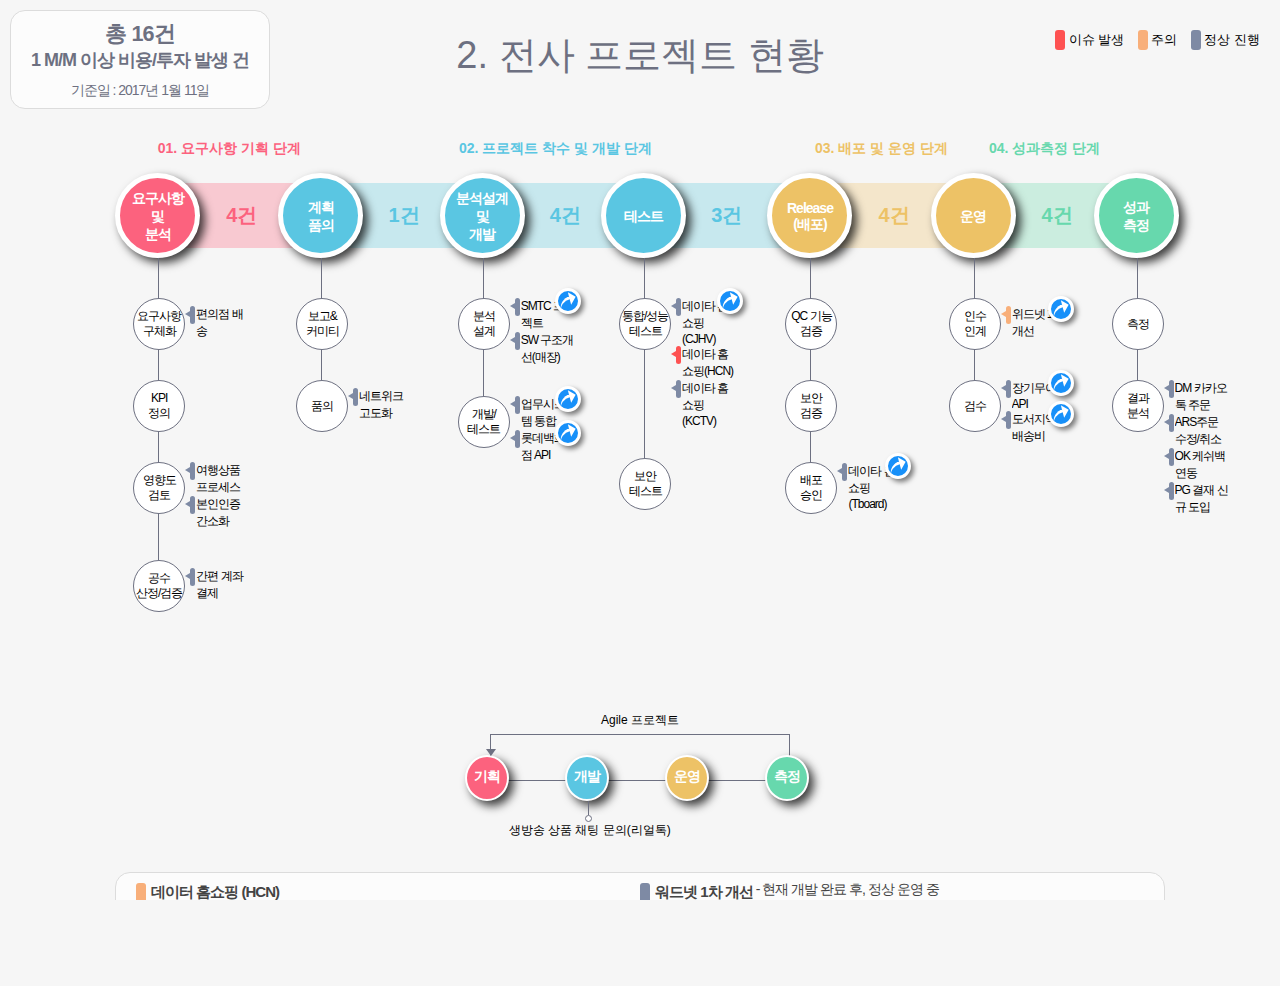
<file: dashBoard_pjt.html>
<!DOCTYPE html PUBLIC "-//W3C//DTD XHTML 1.0 Transitional//EN" "http://www.w3.org/TR/xhtml1/DTD/xhtml1-transitional.dtd">
<html xmlns="http://www.w3.org/1999/xhtml">
<head>
<meta http-equiv="X-UA-Compatible" content="IE=9" /> 
<meta http-equiv="Content-Type" content="text/html; charset=utf-8" />

<title>대시보드 &gt; 2. 전사 프로젝트 현황</title>
<link rel="stylesheet" href="css/style.css" type="text/css" />
</head>

<body>

<div class="header-wrap">
	<h1 class="page-title">2. 전사 프로젝트 현황</h1>
	<div class="sum-pjt-wrap">
		<dl>
			<dt>총 16건</dt>
			<dd>1 M/M 이상 비용/투자 발생 건</dd>
		</dl>
		<p class="sum-pjt-date">기준일 : 2017년 1월 11일</p>
	</div>
	<div class="pjt-tag-exam-wrap">
		<p class="pjt-tag-label"><i class="legend-issue"><em>이슈</em></i> <span>이슈 발생</span></p>
		<p class="pjt-tag-label"><i class="legend-atten"><em>주의</em></i> <span>주의</span></p>
		<p class="pjt-tag-label"><i class="legend-normal"><em>정상</em></i> <span>정상 진행</span></p>
	</div>
</div>

<!-- 전사 프로젝트 현황 wrap -->
<div class="content-wrap">
	<!-- 차트 단계 구분 -->
	<div class="waterfall-wrap pjt-group-step1">
		<div class="waterfall-step-summary">01. 요구사항 기획 단계</div>
		<div class="waterfall-step-divide">
			<dl class="waterfall-step-header">
				<dt><div class="table-cell">요구사항<br />및<br />분석</div></dt>
				<dd><div class="table-cell">4건</div></dd>
			</dl>
			
			<!-- task 단위 -->
			<div class="task-wrap">
				<div class="task-info"><div class="table-cell">요구사항<br />구체화</div></div>
				<div class="task-description-list">
					<ul>
						<li><i class="legend-normal"><em>정상</em></i> <span class="pjt-info">편의점 배송</span><!-- <a href="#" class="open-link" title="새창으로 상세보기"><i></i></a> --></li> <!-- 프로젝트1개 -->
					</ul>
				</div>
			</div>

			<!-- task 단위 -->
			<div class="task-wrap">
				<div class="task-info"><div class="table-cell">KPI<br />정의</div></div>
				<div class="task-description-list">
					<ul>
						<!-- <li><i class="legend-normal"><em>정상</em></i> <span class="pjt-info">편의점 배송</span><a href="#" class="open-link" title="새창으로 상세보기"><i></i></a></li> -->
					</ul>
				</div>
			</div>

			<!-- task 단위 -->
			<div class="task-wrap">
				<div class="task-info"><div class="table-cell">영향도<br />검토</div></div>
				<div class="task-description-list">
					<ul>
						<li><i class="legend-normal"><em>정상</em></i> <span class="pjt-info">여행상품 프로세스</span><!-- <a href="#" class="open-link" title="새창으로 상세보기"><i></i></a> --></li>
						<li><i class="legend-normal"><em>정상</em></i> <span class="pjt-info">본인인증 간소화</span><!-- <a href="#" class="open-link" title="새창으로 상세보기"><i></i></a> --></li>
					</ul>
				</div>
			</div>

			<!-- task 단위 -->
			<div class="task-wrap">
				<div class="task-info"><div class="table-cell">공수<br />산정/검증</div></div>
				<div class="task-description-list">
					<ul>
						<li><i class="legend-normal"><em>정상</em></i> <span class="pjt-info">간편 계좌결제</span><!-- <a href="#" class="open-link" title="새창으로 상세보기"><i></i></a> --></li>
					</ul>
				</div>
			</div>

		</div>
	</div>

	<!-- 차트 단계 구분 -->
	<div class="waterfall-wrap pjt-group-step2">
		<div class="waterfall-step-summary">02. 프로젝트 착수 및 개발 단계</div>
		<div class="waterfall-step-divide">
			<dl class="waterfall-step-header">
				<dt><div class="table-cell">계획<br />품의</div></dt>
				<dd><div class="table-cell">1건</div></dd>
			</dl>
			
			<!-- task 단위 -->
			<div class="task-wrap">
				<div class="task-info"><div class="table-cell">보고&amp; <br />커미티</div></div>
				<div class="task-description-list">
					<ul>
						<!-- <li><i class="legend-normal"><em>정상</em></i> <span class="pjt-info">편의점 배송</span><a href="#" class="open-link" title="새창으로 상세보기"><i></i></a></li> --> <!-- 프로젝트1개 -->
					</ul>
				</div>
			</div>

			<!-- task 단위 -->
			<div class="task-wrap">
				<div class="task-info"><div class="table-cell">품의</div></div>
				<div class="task-description-list">
					<ul>
						<li><i class="legend-normal"><em>정상</em></i> <span class="pjt-info">네트위크 고도화</span><!-- <a href="#" class="open-link" title="새창으로 상세보기"><i></i></a> --></li>
					</ul>
				</div>
			</div>

		</div>

		<div class="waterfall-step-divide">
			<dl class="waterfall-step-header">
				<dt><div class="table-cell">분석설계<br />및<br />개발</div></dt>
				<dd><div class="table-cell">4건</div></dd>
			</dl>
			
			<!-- task 단위 -->
			<div class="task-wrap">
				<div class="task-info"><div class="table-cell">분석<br />설계</div></div>
				<div class="task-description-list">
					<ul>
						<li><i class="legend-normal"><em>정상</em></i> <span class="pjt-info">SMTC 프로젝트</span><a href="#" class="open-link" title="새창으로 상세보기"><i></i></a></li> <!-- 프로젝트1개 -->
						<li><i class="legend-normal"><em>정상</em></i> <span class="pjt-info">SW 구조개선(매장)</span><!-- <a href="#" class="open-link" title="새창으로 상세보기"><i></i></a> --></li> <!-- 프로젝트1개 -->
					</ul>
				</div>
			</div>

			<!-- task 단위 -->
			<div class="task-wrap">
				<div class="task-info"><div class="table-cell">개발/<br />테스트</div></div>
				<div class="task-description-list">
					<ul>
						<li><i class="legend-normal"><em>정상</em></i> <span class="pjt-info">업무시스템 통합</span><a href="#" class="open-link" title="새창으로 상세보기"><i></i></a></li>
						<li><i class="legend-normal"><em>정상</em></i> <span class="pjt-info">롯데백화점 API</span><a href="#" class="open-link" title="새창으로 상세보기"><i></i></a></li>
					</ul>
				</div>
			</div>

		</div>		

		<div class="waterfall-step-divide">
			<dl class="waterfall-step-header">
				<dt><div class="table-cell">테스트</div></dt>
				<dd><div class="table-cell">3건</div></dd>
			</dl>
			
			<!-- task 단위 -->
			<div class="task-wrap">
				<div class="task-info"><div class="table-cell">통합/성능<br />테스트</div></div>
				<div class="task-description-list">
					<ul>
						<li><i class="legend-normal"><em>정상</em></i> <span class="pjt-info">데이타 홈쇼핑(CJHV)</span><a href="#" class="open-link" title="새창으로 상세보기"><i></i></a></li> <!-- 프로젝트1개 -->
						<li><i class="legend-issue"><em>이슈발생</em></i> <span class="pjt-info">데이타 홈쇼핑(HCN)</span><!-- <a href="#" class="open-link" title="새창으로 상세보기"><i></i></a> --></li> <!-- 프로젝트1개 -->
						<li><i class="legend-normal"><em>정상</em></i> <span class="pjt-info">데이타 홈쇼핑(KCTV)</span><!-- <a href="#" class="open-link" title="새창으로 상세보기"><i></i></a> --></li> <!-- 프로젝트1개 -->
					</ul>
				</div>
			</div>

			<!-- task 단위 -->
			<div class="task-wrap">
				<div class="task-info"><div class="table-cell">보안<br />테스트</div></div>
				<div class="task-description-list">
					<ul>
						<!-- <li><i class="legend-normal"><em>정상</em></i> <span class="pjt-info">편의점 배송</span><a href="#" class="open-link" title="새창으로 상세보기"><i></i></a></li> -->
					</ul>
				</div>
			</div>

		</div>				
	</div>	

	<!-- 차트 단계 구분 -->
	<div class="waterfall-wrap pjt-group-step3">
		<div class="waterfall-step-summary">03. 배포 및 운영 단계</div>
		<div class="waterfall-step-divide">
			<dl class="waterfall-step-header">
				<dt><div class="table-cell">Release<br />(배포)</div></dt>
				<dd><div class="table-cell">4건</div></dd>
			</dl>
			
			<!-- task 단위 -->
			<div class="task-wrap">
				<div class="task-info"><div class="table-cell">QC 기능<br />검증</div></div>
				<div class="task-description-list">
					<ul>
						<!-- <li><i class="legend-normal"><em>정상</em></i> <span class="pjt-info">편의점 배송</span><a href="#" class="open-link" title="새창으로 상세보기"><i></i></a></li> --> <!-- 프로젝트1개 -->
					</ul>
				</div>
			</div>

			<!-- task 단위 -->
			<div class="task-wrap">
				<div class="task-info"><div class="table-cell"> 보안<br />검증</div></div>
				<div class="task-description-list">
					<ul>
						<!-- <li><i class="legend-normal"><em>정상</em></i> <span class="pjt-info">데이타 홈쇼핑(Tboard)</span><a href="#" class="open-link" title="새창으로 상세보기"><i></i></a></li>  --><!-- 프로젝트1개 -->
					</ul>
				</div>
			</div>

			<!-- task 단위 -->
			<div class="task-wrap">
				<div class="task-info"><div class="table-cell"> 배포<br />승인</div></div>
				<div class="task-description-list">
					<ul>
						<li><i class="legend-normal"><em>정상</em></i> <span class="pjt-info">데이타 홈쇼핑(Tboard)</span><a href="#" class="open-link" title="새창으로 상세보기"><i></i></a></li> <!-- 프로젝트1개 -->
					</ul>
				</div>
			</div>

		</div>

		<div class="waterfall-step-divide">
			<dl class="waterfall-step-header">
				<dt><div class="table-cell">운영</div></dt>
				<dd> <!-- 배포단계와 합산 건수 배포에 기입 --> </dd>
			</dl>
			
			<!-- task 단위 -->
			<div class="task-wrap">
				<div class="task-info"><div class="table-cell">인수<br />인계</div></div>
				<div class="task-description-list">
					<ul>
						<li><i class="legend-atten"><em>주의</em></i> <span class="pjt-info">위드넷 1차 개선</span><a href="#" class="open-link" title="새창으로 상세보기"><i></i></a></li> <!-- 프로젝트1개 -->
					</ul>
				</div>
			</div>

			<!-- task 단위 -->
			<div class="task-wrap">
				<div class="task-info"><div class="table-cell">검수</div></div>
				<div class="task-description-list">
					<ul>
						<li><i class="legend-normal"><em>정상</em></i> <span class="pjt-info">장기무이자 API</span><a href="#" class="open-link" title="새창으로 상세보기"><i></i></a></li>
						<li><i class="legend-normal"><em>정상</em></i> <span class="pjt-info">도서지역 배송비</span><a href="#" class="open-link" title="새창으로 상세보기"><i></i></a></li>
					</ul>
				</div>
			</div>

		</div>		
		
	</div>	

	<!-- 차트 단계 구분 -->
	<div class="waterfall-wrap pjt-group-step4">
		<div class="waterfall-step-summary">04. 성과측정 단계</div>
		<div class="waterfall-step-divide">
			<dl class="waterfall-step-header">
				<dt><div class="table-cell">성과<br />측정</div></dt>
				<dd><div class="table-cell">4건</div></dd>
			</dl>
			
			<!-- task 단위 -->
			<div class="task-wrap">
				<div class="task-info"><div class="table-cell">측정</div></div>
				<div class="task-description-list">
					<ul>
						<!-- <li><i class="legend-normal"><em>정상</em></i> <span class="pjt-info">편의점 배송</span><a href="#" class="open-link" title="새창으로 상세보기"><i></i></a></li> --> <!-- 프로젝트1개 -->
					</ul>
				</div>
			</div>

			<!-- task 단위 -->
			<div class="task-wrap">
				<div class="task-info"><div class="table-cell">결과<br />분석</div></div>
				<div class="task-description-list">
					<ul>
						<li><i class="legend-normal"><em>정상</em></i> <span class="pjt-info">DM 카카오톡 주문</span><!-- <a href="#" class="open-link" title="새창으로 상세보기"><i></i></a> --></li>
						<li><i class="legend-normal"><em>정상</em></i> <span class="pjt-info">ARS주문 수정/취소</span><!-- <a href="#" class="open-link" title="새창으로 상세보기"><i></i></a> --></li>
						<li><i class="legend-normal"><em>정상</em></i> <span class="pjt-info">OK 케쉬백 연동</span><!-- <a href="#" class="open-link" title="새창으로 상세보기"><i></i></a> --></li>
						<li><i class="legend-normal"><em>정상</em></i> <span class="pjt-info">PG 결재 신규 도입</span><!-- <a href="#" class="open-link" title="새창으로 상세보기"><i></i></a> --></li>
					</ul>
				</div>
			</div>

		</div>
	</div>	
</div>

<!-- agile 프로젝트 wrap -->
<div class="content-wrap agile-case">
	<div class="agile-header">
		<h1>Agile 프로젝트</h1>
	</div>
	<!-- 차트 단계 구분 -->
	<div class="waterfall-wrap pjt-group-step1">
		<div class="waterfall-step-divide">
			<dl class="waterfall-step-header">
				<dt><div class="table-cell">기획</div></dt>
				<dd><div class="table-cell"><!-- 4건 --></div></dd>
			</dl>
			
			<!-- task 단위 -->
			<!-- <div class="task-wrap">
				<div class="task-info"></div>
				<div class="task-description-list">
					<p>생방송 상품 채팅 문의(리얼톡)</p>
				</div>
			</div> -->

		</div>
	</div>

	<!-- 차트 단계 구분 -->
	<div class="waterfall-wrap pjt-group-step2">
		<div class="waterfall-step-divide">
			<dl class="waterfall-step-header">
				<dt><div class="table-cell">개발</div></dt>
				<dd><div class="table-cell"><!-- 1건 --></div></dd>
			</dl>
			
			<!-- task 단위 -->
			<div class="task-wrap">
				<div class="task-info"></div>
				<div class="task-description-list">
					<p>생방송 상품 채팅 문의(리얼톡)</p>
				</div>
			</div>

		</div>

	</div>	

	<!-- 차트 단계 구분 -->
	<div class="waterfall-wrap pjt-group-step3">
		<div class="waterfall-step-divide">
			<dl class="waterfall-step-header">
				<dt><div class="table-cell">운영</div></dt>
				<dd><div class="table-cell"><!-- 4건 --></div></dd>
			</dl>
			
			<!-- task 단위 -->
			<!-- <div class="task-wrap">
				<div class="task-info"></div>
				<div class="task-description-list">
					<p>생방송 상품 채팅 문의(리얼톡)</p>
				</div>
			</div> -->

		</div>
		
	</div>	

	<!-- 차트 단계 구분 -->
	<div class="waterfall-wrap pjt-group-step4">
		<div class="waterfall-step-divide">
			<dl class="waterfall-step-header">
				<dt><div class="table-cell">측정</div></dt>
				<dd><div class="table-cell"><!-- 4건 --></div></dd>
			</dl>
			
			<!-- task 단위 -->
			<!-- <div class="task-wrap">
				<div class="task-info"></div>
				<div class="task-description-list">
					<p>생방송 상품 채팅 문의(리얼톡)</p>
				</div>
			</div> -->


			

		</div>
	</div>	
</div>

<!-- 주요 프로젝트 개요-->
<div class="bottom-wrap">
	<ul class="pjt-note-list">
		<!-- 1개 프로젝트 노트 -->
		<li>
			<dl class="pjt-note">
				<dt class="pjt-title">
					<i class="legend-atten"><em>이슈</em></i> 데이터 홈쇼핑 (HCN)
				</dt>
				<dd class="pjt-desc">
					<p>HCN측 내부규정 근거로 SAT(통합테스트)는 채널 계약 이후 가능</p>
					<p>채널계약과 별개로 통합테스트 가능하도록 유관 부서 대응 중</p>
				</dd>
			</dl>
		</li>
		<!-- 1개 프로젝트 노트 -->
		<li>
			<dl class="pjt-note">
				<dt class="pjt-title">
					<i class="legend-normal"><em>이슈</em></i> 워드넷 1차 개선
					<sub>- 현재 개발 완료 후, 정상 운영 중</sub>
				</dt>
				<dd class="pjt-desc">
					<p>개발범위 및 프로젝트 중점영역 판단 오류로 공수산정, 테스트 등 전반적인 일정 지연(UX개선관련 비중 간과)</p>
					<p>위드넷 상품관련 기능 현황파악 미흠</p>
					<p>프로젝트 지연 이슈 커뮤니케이션 미흡으로 적절한 대응이 적시에 이루어지지 않았음</p>
				</dd>
			</dl>
		</li>		
	</ul>
</div>

</body>
</html>
</file>
<file: css/style.css>
@charset "utf-8";

@font-face {font-family:'Malgun Gothic';}

/* RESET CSS */
html,body{margin:0;padding:0;width:100%;height:100%;font-family:"Malgun Gothic","dotum", "Helvetica", "arial", "sans-serif";font-size:12px;color:#000;}
div,dl,dt,dd,ul,ol,li,h1,h2,h3,h4,h5,h6,pre,form,fieldset,input,textarea,p,blockquote,th,td,legend,img{margin:0;padding:0;} 
table{border-spacing:0;border-collapse:collapse;}
form,fieldset,img{border:0;} 
address,caption,cite,code,dfn,em,th,var{font-style:normal;} 
ol,ul,li{list-style:none;} 
caption{display: none;}
h1,h2,h3,h4,h5,h6{font-size:100%;font-weight:normal;}
abbr,acronym{border:0;} 
hr, legend{display:none;}
a{text-decoration:none;color:#404040;}
a:hover,a:active{color:#404040;}
textarea{overflow:auto;} 
select{height:27px;padding:4px 4px 4px 8px;line-height:21px;}
select:focus{height:27px;padding:4px 4px 4px 1px;}
html:first-child select{padding-right:6px;height:20px;} /* Opera 9 & Below Fix */ 
option{padding-right:6px;} /* Firefox Fix */
#accessibility{position:absolute;top:0;left:0;width:0;height:0;overflow:hidden;visibility:hidden;font-size:0;line-height:0;} /* For Screen Reader */ 
button{overflow:visible;margin:0;border:0;padding:0;cursor:pointer;}

html, body {height:100%;overflow:hidden;background-color: #f6f6f6;}

.header-wrap {position: relative;min-height: 120px;}

h1.page-title {color: #6d7081;font-weight: normal;font-size: 38px;line-height: normal;text-align: center;padding:30px 0 0; }
.sum-pjt-wrap {color: #6d7081;font-size: 18px;text-align: center;display: inline-block;padding:8px 20px; border:1px solid #dcdcdc;border-radius: 15px;   -moz-border-radius:  15px;   -webkit-border-radius: 15px;letter-spacing: -1px;line-height: normal;position: absolute;left:10px;top:10px;background-color: #fcfcfc;}
.sum-pjt-wrap dl {font-weight: bold;}
.sum-pjt-wrap dt {font-size: 120%;}
.sum-pjt-date {font-size:14px;padding-top: 10px}
.pjt-tag-exam-wrap {display: inline-block;right:20px;top:30px;position: absolute;}
.pjt-tag-label {display: inline-block;font-size: 13px;margin-left: 10px;}
.pjt-tag-label  span {display: inline-block;vertical-align: middle;}
.pjt-tag-label  i {width: 10px;height: 20px;vertical-align: middle;display: inline-block;border-radius: 3px;   -moz-border-radius: 3px;
   -webkit-border-radius: 3px;}
.legend-issue {background-color: #fe5252;}
.legend-atten {background-color: #f8af7a;}
.legend-normal {background-color: #7e8aa4;}
.pjt-tag-label  i>em,
.legend-issue em,
.legend-atten em, 
.legend-normal em {position:absolute;top:0;left:0;width:0;height:0;overflow:hidden;visibility:hidden;font-size:0;line-height:0;}

.content-wrap {width: 91%;padding-left: 9%;}
.content-wrap:after {content:"";display:block;clear:both;font-size:0;width:0;height:0;}
.waterfall-step-divide {position: relative;z-index: 1}
.pjt-group-step1 {width: 14%;}
.pjt-group-step2 {width: 42%;}
.pjt-group-step3 {width: 28%;}
.pjt-group-step4 {width: 14%;}
.pjt-group-step1 .waterfall-step-divide {width:100%;}
.pjt-group-step2 .waterfall-step-divide {width:33%;}
.pjt-group-step3 .waterfall-step-divide {width:50%;}
.pjt-group-step4 .waterfall-step-divide {width:100%;}

.pjt-group-step3 .waterfall-step-divide+.waterfall-step-divide {position: relative;z-index: 10;}
.pjt-group-step3 .waterfall-step-divide+.waterfall-step-divide .waterfall-step-header dd {visibility:hidden;}
.waterfall-wrap {display: inline-block;float: left;}
.waterfall-step-summary {text-align: center;font-size: 14px;font-weight: bold;padding:20px 0 15px;margin-right: -45px;padding-left: 20px;}
.pjt-group-step3 .waterfall-step-summary {margin-left: -50%;}
.pjt-group-step4 .waterfall-step-summary {margin-left: -200%;}
.waterfall-step-divide {display: inline-block;float: left;}
.waterfall-step-header {position: relative;height: 85px;width: 100%;z-index: 1;padding-bottom: 10px;}
.waterfall-step-header dt {border-radius: 50%;   -moz-border-radius:  50%;   -webkit-border-radius: 50%;display:table;width: 75px;height: 73px;padding: 2px 0 0 0;border:5px solid #fff;text-align: center;line-height: normal;position: absolute;left: 0;top:0;z-index: 20;-webkit-box-shadow: 5px 5px 10px 0px rgba(0,0,0,0.75);-moz-box-shadow: 5px 5px 10px 0px rgba(0,0,0,0.75);box-shadow: 5px 5px 10px 0px rgba(0,0,0,0.75);color: #fff;font-weight: bold;letter-spacing: -1px;font-size: 14px;}
.waterfall-step-header dd {border:1px solid #f6f6f6;border-width:10px 0;height: 65px;margin-left: 45px;text-align: center;font-weight: bold;font-size: 20px;margin-right: -45px;display: table;width: 100%;}
.table-cell {display: table-cell;text-align: center;vertical-align: middle;line-height: normal;}

.pjt-group-step1 .waterfall-step-summary {color: #fc627e;}
.pjt-group-step2 .waterfall-step-summary {color: #5ac6e2;}
.pjt-group-step3 .waterfall-step-summary {color: #edc266;}
.pjt-group-step4 .waterfall-step-summary {color: #67d8ad;}

.pjt-group-step4 .waterfall-step-header dd {position: absolute;left: -100%;width: 100%;}
.pjt-group-step1 .waterfall-step-header dt {background-color: #fc627e;}
.pjt-group-step2 .waterfall-step-header dt {background-color: #5ac6e2;}
.pjt-group-step3 .waterfall-step-header dt {background-color: #edc266;}
.pjt-group-step4 .waterfall-step-header dt {background-color: #67d8ad;}

.pjt-group-step1 .waterfall-step-header dd {background-color: #f8c9d1;color: #fc627e;}
.pjt-group-step2 .waterfall-step-header dd {background-color: #c7e8ee;color: #5ac6e2;}
.pjt-group-step3 .waterfall-step-header dd {background-color: #f4e6cb;color: #edc266;}
.pjt-group-step4 .waterfall-step-header dd {background-color: #cbeddf;color: #67d8ad;}

/*.vertical-connect-line {width: 1px;position: absolute;z-index: 2;top: 85px;left:43px;bottom: 0;background-color: #6d7081;}*/
.waterfall-step-divide:after {content:'';display: block;width: 1px;position: absolute;z-index: 2;top: 85px;left:43px;background-color: #6d7081;bottom: 50px;}
.waterfall-step-divide .task-wrap:last-child {background-color: #f6f6f6;}

.task-wrap {position: relative;z-index: 5;padding:0 0 0 18px;margin-top: 30px;}
.task-wrap:after {content:''; display:block; clear:both;font-size: 0;line-height: 0;width: 0;height: 0;}
.task-info {display: table;width: 50px;height: 50px;border:1px solid #6d7081;border-radius: 50%;   -moz-border-radius: 50%;
   -webkit-border-radius: 50%;background-color: #fff;font-size: 12px;text-align: center;float: left;letter-spacing: -1px;}
.task-info .table-cell	{line-height: 15px;}
.task-description-list {display: table;min-height: 50px;}
.task-description-list ul {display: table-cell;vertical-align: middle;}
.task-description-list li {line-height: normal;padding-left:11px;position: relative;min-height: 22px;padding-right: 26px;}
.task-description-list li >i {display: inline-block;width: 5px;height: 18px;vertical-align: middle;border-radius: 3px;   -moz-border-radius:  3px;  -webkit-border-radius: 3px;position: absolute;left: 5px;top: 0px;}
.task-description-list li >i:before {content:"";position: absolute;right: 100%;top: 5px;width: 0;height: 0;border-top: 3px solid transparent;border-right: 5px solid #7e8aa4;border-bottom: 3px solid transparent;}
.pjt-info {vertical-align: middle;display: inline-block;letter-spacing: -1px;min-height: 22px;overflow: hidden;}

.task-description-list li >i.legend-normal:before {border-right-color: #7e8aa4}
.task-description-list li >i.legend-issue:before {border-right-color: #fe5252}
.task-description-list li >i.legend-atten:before {border-right-color: #f8af7a}
/*  tag+text color setting .legend-normal+.pjt-info {color: #7e8aa4;}
.legend-issue+.pjt-info {color: #fe5252;}
.legend-atten+.pjt-info {color: #f8af7a;}*/

.open-link {display: inline-block;width: 20px;height: 20px;background-color: #1790f9;position: absolute;top: -10px;vertical-align: middle;border:3px solid #fff;border-radius: 50%; -moz-border-radius: 50%;   -webkit-border-radius: 50%;margin:0 2px 0 -20px;-webkit-box-shadow: 3px 3px 5px 0px rgba(0,0,0,0.50);-moz-box-shadow: 3px 3px 5px 0px rgba(0,0,0,0.50);box-shadow: 3px 3px 5px 0px rgba(0,0,0,0.50);}
.open-link> i {display: inline-block;position: absolute;width: 0;height: 0;border-top: 9px solid transparent;border-right: 9px solid #fff;-webkit-transform: rotate(300deg);-moz-transform: rotate(300deg);-ms-transform: rotate(300deg);-o-transform: rotate(300deg);left:7px;top:3px;}
.open-link>i:after {content: "";position: absolute;border: 0 solid transparent;border-top: 3px solid #fff;border-radius: 20px 0 0 0;top: -12px;left: -9px;width: 12px;height: 12px;-webkit-transform: rotate(45deg);-moz-transform: rotate(45deg);-ms-transform: rotate(45deg);-o-transform: rotate(45deg);}
/* agile PJT flow */
.content-wrap.agile-case {width:400px;padding-left:0;margin:100px auto 0;}
.agile-header {text-align: center;position: relative;width: 300px;margin:0 auto;}
.agile-header:after {display: block;content:'';width: 0;height: 0;border-left: 5px solid transparent;border-right: 5px solid transparent;border-top: 7px solid #6d7081;position: absolute;margin: -6px 0 0  -4px;z-index: 10}
.agile-header h1 {padding-bottom: 5px;border-bottom: 1px solid #6d7081;margin: 0 auto 20px}
.agile-header h1:before,
.agile-header h1:after {display: block;content:'';width: 1px;height: 25px;font-size: 0;background-color: #6d7081;position: absolute;}
.agile-header h1:before {left: 0;bottom: -25px;}
.agile-header h1:after {right: 0;bottom: -25px;}
.agile-case .pjt-group-step1,
.agile-case .pjt-group-step2,
.agile-case .pjt-group-step3,
.agile-case .pjt-group-step4  {width: 75px;padding-left: 25px;}
.agile-case .pjt-group-step1 .waterfall-step-divide,
.agile-case .pjt-group-step2 .waterfall-step-divide,
.agile-case .pjt-group-step3 .waterfall-step-divide,
.agile-case .pjt-group-step4 .waterfall-step-divide {width:100%;}
.agile-case .waterfall-step-header {height: 45px;text-align: center;}
.agile-case .waterfall-step-header:after {display: block;content:'';width: 100%;height: 1px;font-size: 0;line-height: 1px;background-color: #6d7081;position: absolute;top: 25px;left: 40px}
.agile-case .pjt-group-step4 .waterfall-step-header:after {display: none;}
.agile-case .waterfall-step-header dt {width: 40px;height: 36px;border-width: 2px;padding-bottom: 4px;float: none;margin:0 auto }
.agile-case .waterfall-step-header dd {display: none;visibility: hidden;}
.agile-case .task-wrap {padding-left: 20px;margin-top: 5px;}
.agile-case .task-info {width: 5px;height: 5px;float: none;}
.agile-case .task-description-list p {position: absolute;width: 250%;left:-75%;}
.agile-case .waterfall-step-divide:after {top: 46px;left: 23px}

.bottom-wrap {color: #6d7081;font-size: 18px;text-align: center;padding:10px 20px; border:1px solid #dcdcdc;border-radius: 15px;   -moz-border-radius:  15px;   -webkit-border-radius: 15px;letter-spacing: -1px;line-height: normal;background-color: #fcfcfc;margin: 0 9%;}
.pjt-note-list {overflow: hidden;text-align: left;position: relative;}
.pjt-note-list li {width: 50%;float: left;}
.pjt-note {color: #444;padding-left: 15px;}
.pjt-title {font-weight: bold;font-size: 15px;padding-bottom: 5px;}
.pjt-title i  {display: inline-block;width: 10px;height: 100%;vertical-align: middle;border-radius: 3px;   -moz-border-radius:  3px;  -webkit-border-radius: 3px;position: absolute;top: 0px;margin-left: -15px;}
.pjt-title sub {display: inline-block;vertical-align:middle;font-weight: normal;font-size: 14px;margin-top: -6px;}
.pjt-desc {font-size: 12px;font-weight: bold;}
</file>
